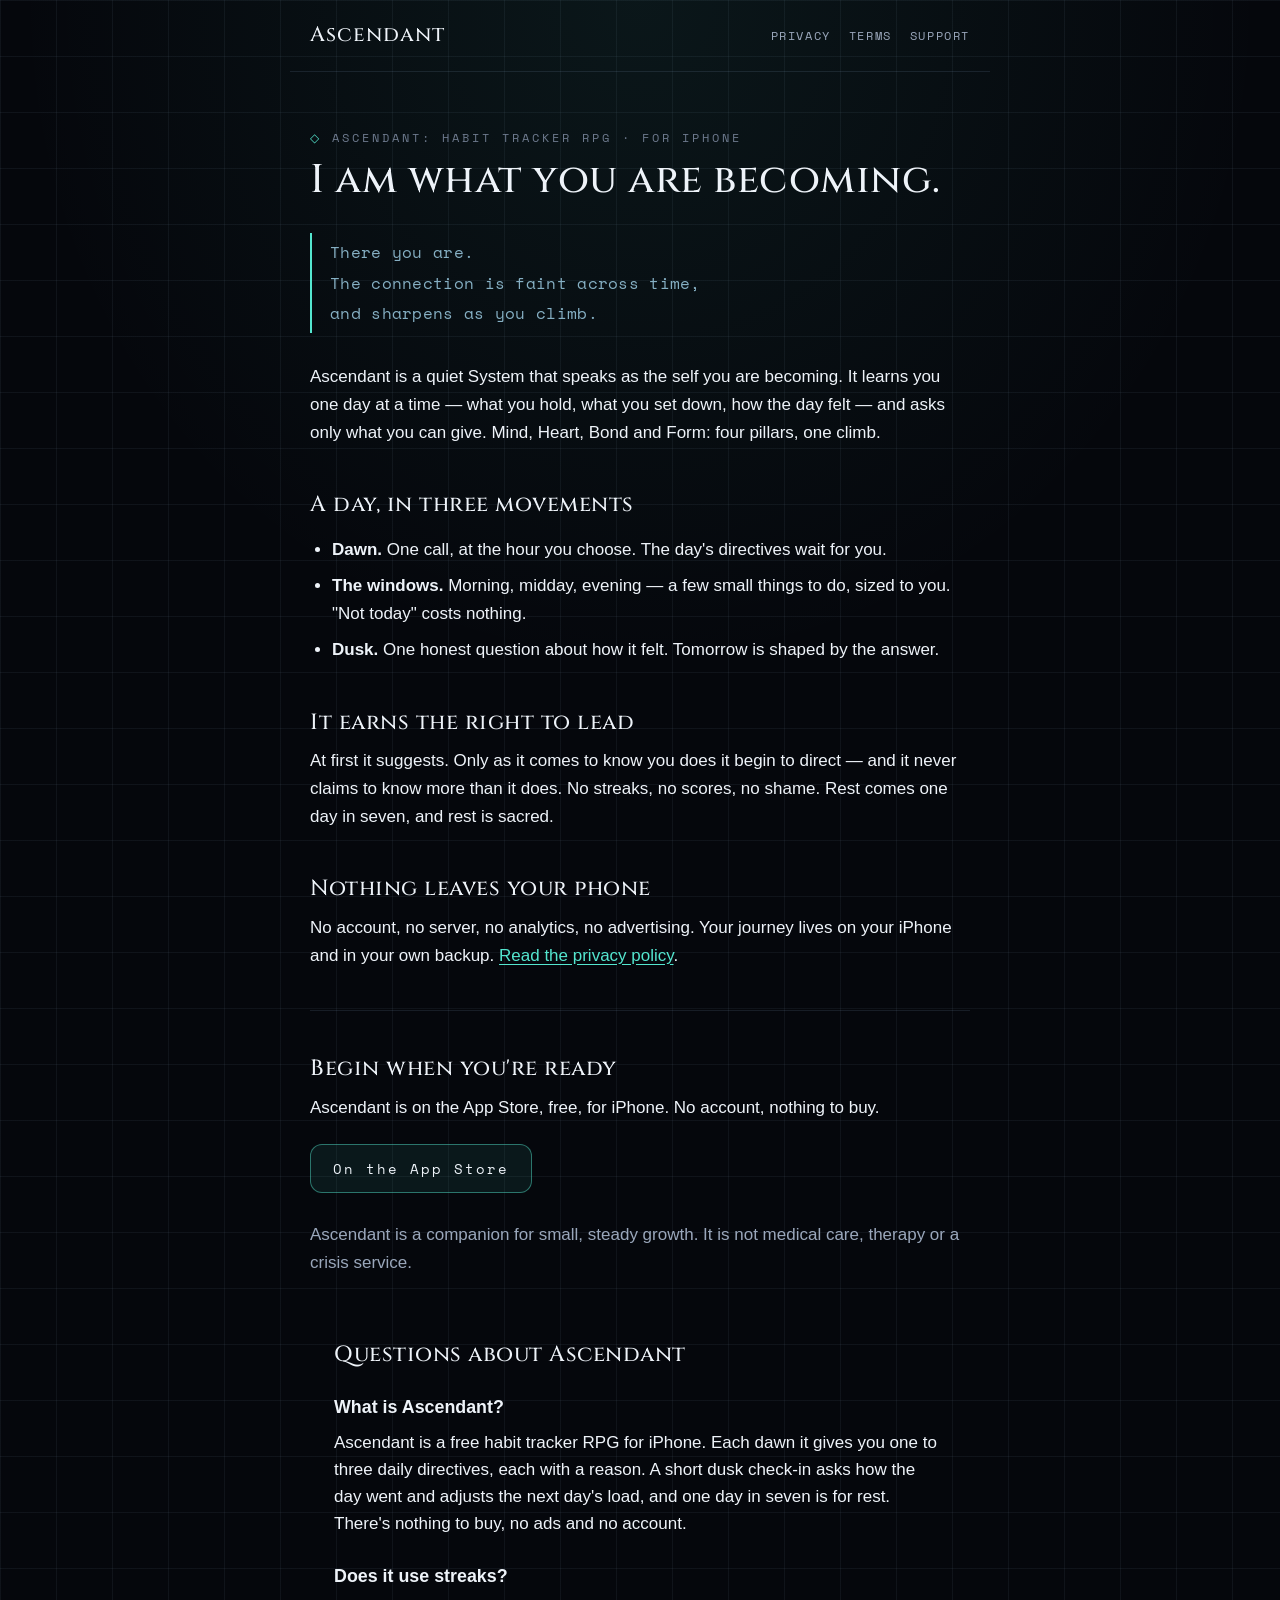
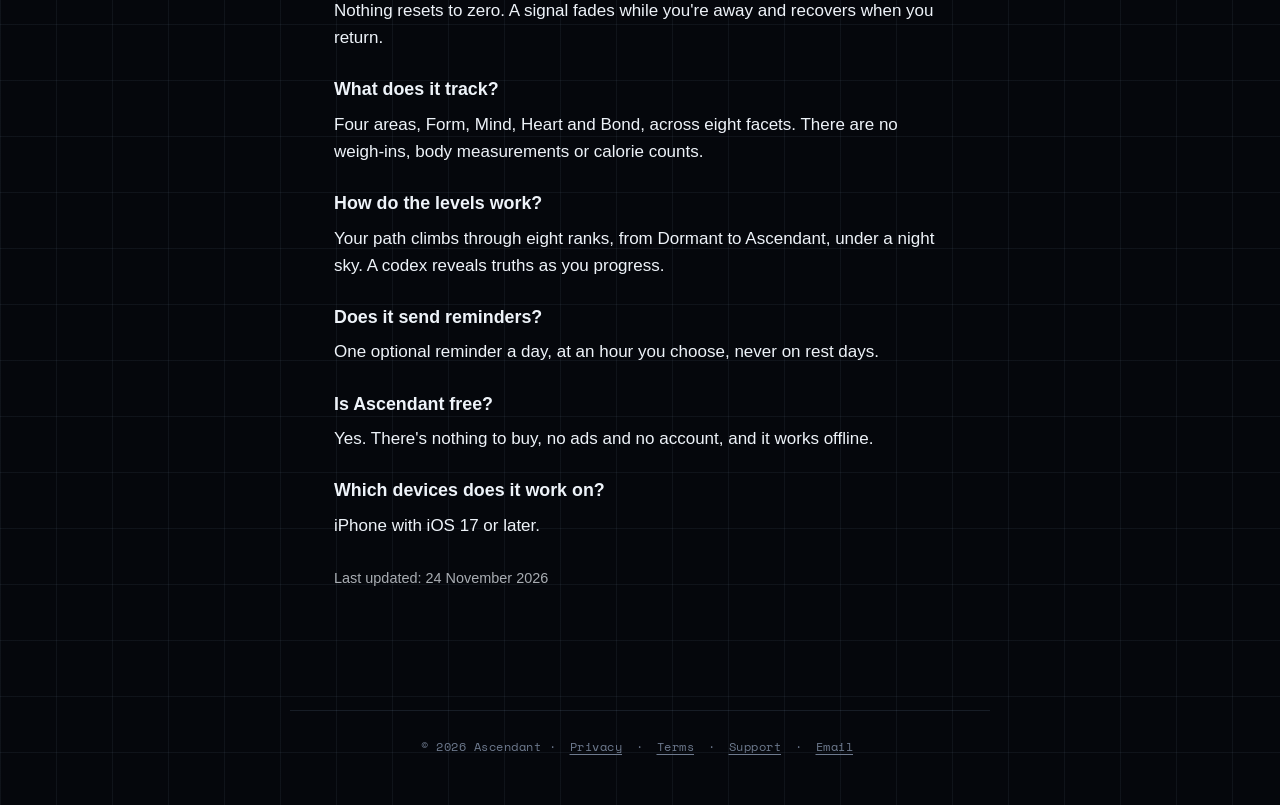
<file: index.html>
<!DOCTYPE html>
<html lang="en">
<head>
<title>Ascendant: a habit tracker RPG with daily quests, for iPhone</title>
<meta name="description" content="Ascendant is a free habit tracker RPG for iPhone. Each dawn it gives one to three daily quests with a reason, adapts to your evening check-in, and keeps one rest day in seven.">
<meta charset="UTF-8">
<meta name="viewport" content="width=device-width, initial-scale=1">
<meta name="theme-color" content="#05070C">
<meta property="og:title" content="Ascendant: Habit Tracker RPG">
<meta property="og:description" content="A quiet life RPG for iPhone. Each dawn, the self you're becoming hands you the day, sized to what you can give. No streaks. Nothing collected.">
<meta property="og:url" content="https://dmaulikr.github.io/ascendant-site/">
<meta property="og:type" content="website">
<link rel="stylesheet" href="style.css">
<link rel="canonical" href="https://dmaulikr.github.io/ascendant-site/">
<script type="application/ld+json">{"@context": "https://schema.org", "@type": "MobileApplication", "name": "Ascendant: Habit Tracker RPG", "alternateName": "Ascendant", "description": "Ascendant is a free habit tracker RPG for iPhone. Each dawn it gives you one to three daily directives, each with a reason. A short dusk check-in asks how the day went and adjusts the next day's load, and one day in seven is for rest. There's nothing to buy, no ads and no account.", "operatingSystem": "iOS 17.0 or later", "applicationCategory": "HealthApplication", "url": "https://dmaulikr.github.io/ascendant-site/", "downloadUrl": "https://apps.apple.com/app/id6828269902", "installUrl": "https://apps.apple.com/app/id6828269902", "offers": {"@type": "Offer", "price": "0", "priceCurrency": "USD"}, "author": {"@type": "Person", "name": "Krishna Desai"}, "publisher": {"@type": "Organization", "name": "KuberBudh"}}</script>
<script type="application/ld+json">{"@context": "https://schema.org", "@type": "FAQPage", "mainEntity": [{"@type": "Question", "name": "What is Ascendant?", "acceptedAnswer": {"@type": "Answer", "text": "Ascendant is a free habit tracker RPG for iPhone. Each dawn it gives you one to three daily directives, each with a reason. A short dusk check-in asks how the day went and adjusts the next day's load, and one day in seven is for rest. There's nothing to buy, no ads and no account."}}, {"@type": "Question", "name": "Does it use streaks?", "acceptedAnswer": {"@type": "Answer", "text": "Nothing resets to zero. A signal fades while you're away and recovers when you return."}}, {"@type": "Question", "name": "What does it track?", "acceptedAnswer": {"@type": "Answer", "text": "Four areas, Form, Mind, Heart and Bond, across eight facets. There are no weigh-ins, body measurements or calorie counts."}}, {"@type": "Question", "name": "How do the levels work?", "acceptedAnswer": {"@type": "Answer", "text": "Your path climbs through eight ranks, from Dormant to Ascendant, under a night sky. A codex reveals truths as you progress."}}, {"@type": "Question", "name": "Does it send reminders?", "acceptedAnswer": {"@type": "Answer", "text": "One optional reminder a day, at an hour you choose, never on rest days."}}, {"@type": "Question", "name": "Is Ascendant free?", "acceptedAnswer": {"@type": "Answer", "text": "Yes. There's nothing to buy, no ads and no account, and it works offline."}}, {"@type": "Question", "name": "Which devices does it work on?", "acceptedAnswer": {"@type": "Answer", "text": "iPhone with iOS 17 or later."}}]}</script>
</head>
<body>
<nav class="nav">
  <span class="brand"><a href="index.html">Ascendant</a></span>
  <span class="links"><a href="privacy.html">Privacy</a><a href="terms.html">Terms</a><a href="support.html">Support</a></span>
</nav>
<main class="page">
<div class="label">Ascendant: Habit Tracker RPG <span style="white-space: nowrap">· for iPhone</span></div>
<h1>I am what you are becoming.</h1>
<p class="console transmission">There you are.
The connection is faint across time,
and sharpens as you climb.</p>
<p>Ascendant is a quiet System that speaks as the self you are becoming. It learns you one day at a time — what you hold, what you set down, how the day felt — and asks only what you can give. Mind, Heart, Bond and Form: four pillars, one climb.</p>

<h2>A day, in three movements</h2>
<ul>
  <li><strong>Dawn.</strong> One call, at the hour you choose. The day's directives wait for you.</li>
  <li><strong>The windows.</strong> Morning, midday, evening — a few small things to do, sized to you. "Not today" costs nothing.</li>
  <li><strong>Dusk.</strong> One honest question about how it felt. Tomorrow is shaped by the answer.</li>
</ul>

<h2>It earns the right to lead</h2>
<p>At first it suggests. Only as it comes to know you does it begin to direct — and it never claims to know more than it does. No streaks, no scores, no shame. Rest comes one day in seven, and rest is sacred.</p>

<h2>Nothing leaves your phone</h2>
<p>No account, no server, no analytics, no advertising. Your journey lives on your iPhone and in your own backup. <a href="privacy.html">Read the privacy policy</a>.</p>

<hr>
<h2>Begin when you're ready</h2>
<p>Ascendant is on the App Store, free, for iPhone. No account, nothing to buy.</p>
<a class="button" href="https://apps.apple.com/app/id6828269902">On the App Store</a>
<p class="muted" style="margin-top:28px">Ascendant is a companion for small, steady growth. It is not medical care, therapy or a crisis service.</p>
<!-- aeo:faq -->
<style>.aeo-faq{max-width:720px;margin:64px auto 32px;padding:0 24px;text-align:left}.aeo-faq h2{margin:0 0 8px}.aeo-faq h3{margin:24px 0 6px;font-size:1.05em}.aeo-faq p{margin:0;line-height:1.6}.aeo-faq .aeo-updated{margin-top:28px;font-size:.85em;opacity:.7}</style>
<section class="aeo-faq" id="questions" aria-labelledby="aeo-faq-h">
  <h2 id="aeo-faq-h">Questions about Ascendant</h2>
  <h3>What is Ascendant?</h3>
  <p>Ascendant is a free habit tracker RPG for iPhone. Each dawn it gives you one to three daily directives, each with a reason. A short dusk check-in asks how the day went and adjusts the next day&#x27;s load, and one day in seven is for rest. There&#x27;s nothing to buy, no ads and no account.</p>
  <h3>Does it use streaks?</h3>
  <p>Nothing resets to zero. A signal fades while you&#x27;re away and recovers when you return.</p>
  <h3>What does it track?</h3>
  <p>Four areas, Form, Mind, Heart and Bond, across eight facets. There are no weigh-ins, body measurements or calorie counts.</p>
  <h3>How do the levels work?</h3>
  <p>Your path climbs through eight ranks, from Dormant to Ascendant, under a night sky. A codex reveals truths as you progress.</p>
  <h3>Does it send reminders?</h3>
  <p>One optional reminder a day, at an hour you choose, never on rest days.</p>
  <h3>Is Ascendant free?</h3>
  <p>Yes. There&#x27;s nothing to buy, no ads and no account, and it works offline.</p>
  <h3>Which devices does it work on?</h3>
  <p>iPhone with iOS 17 or later.</p>
  <p class="aeo-updated">Last updated: 24 November 2026</p>
</section>
</main>
<footer>
  © 2026 Ascendant · <a href="privacy.html">Privacy</a> · <a href="terms.html">Terms</a> · <a href="support.html">Support</a> · <a href="support.html#contact" data-mail>Email</a>
</footer>
<script src="mail.js"></script>
</body>
</html>
</file>
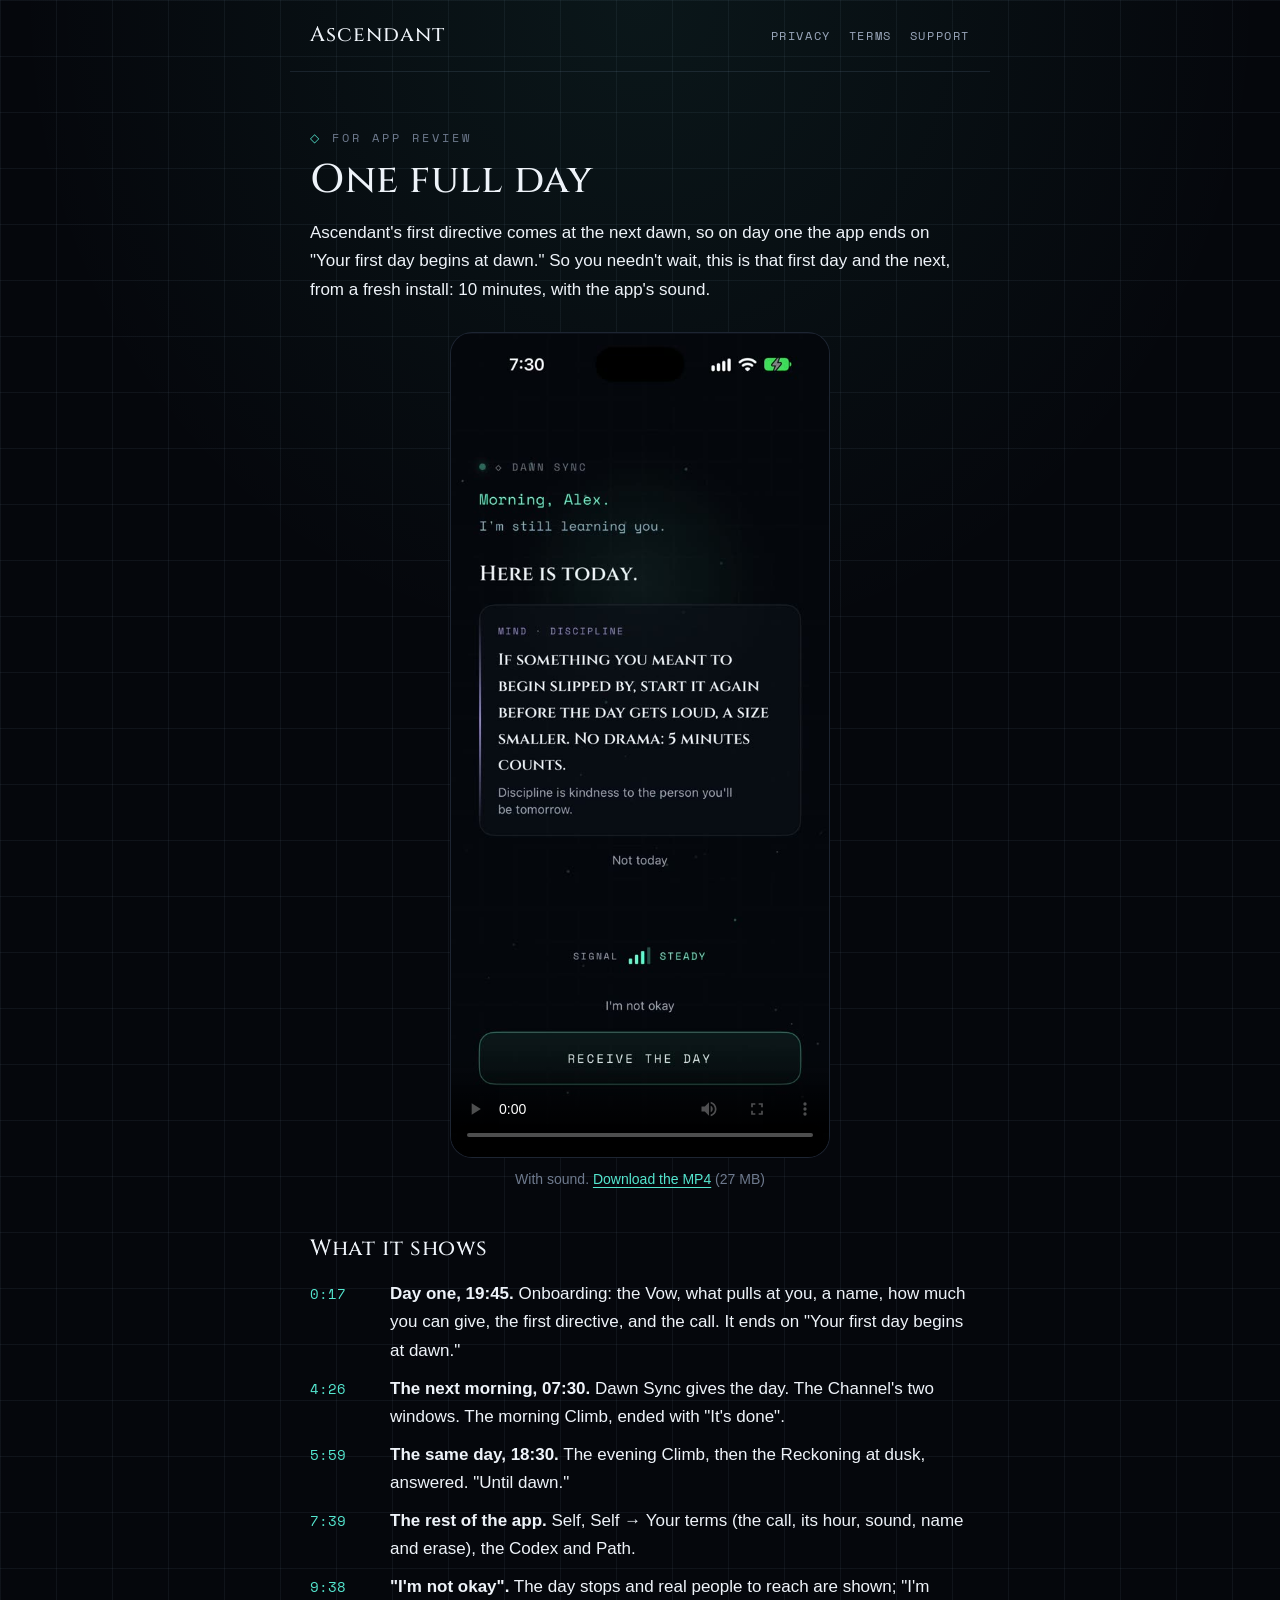
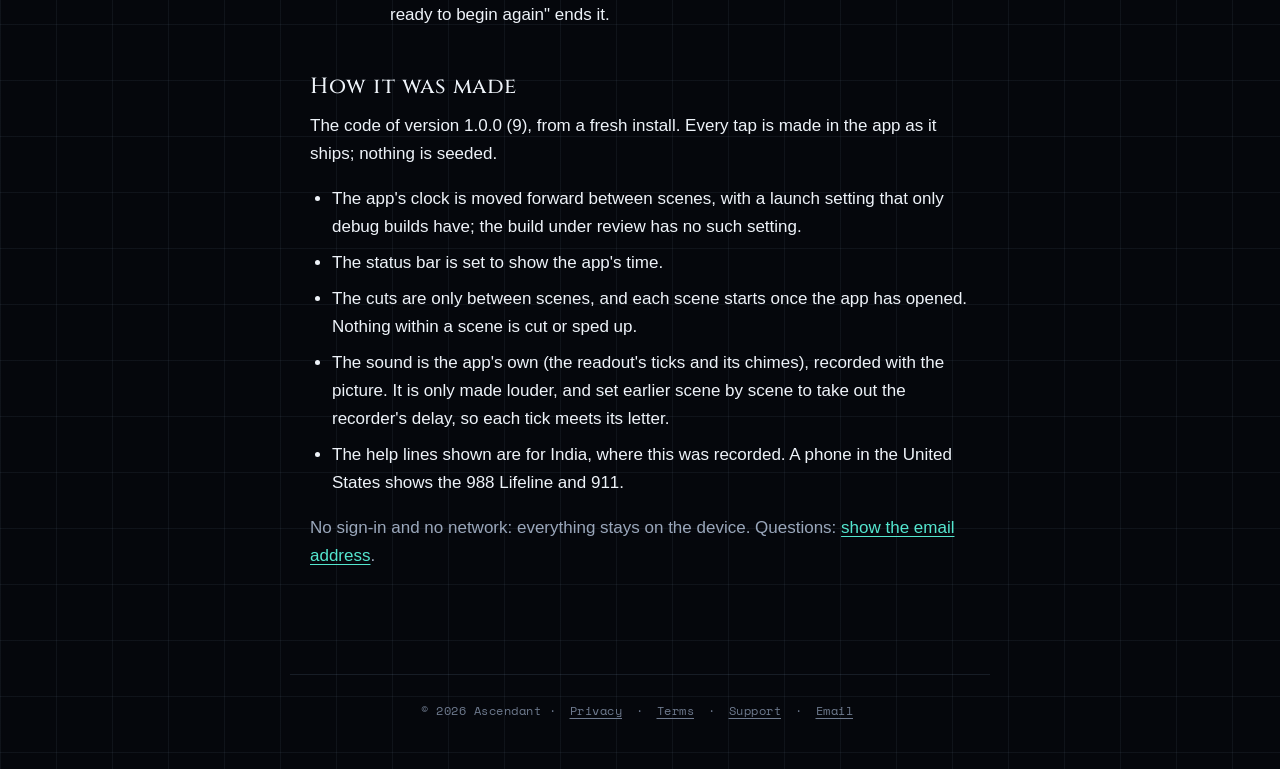
<file: film.html>
<!DOCTYPE html>
<html lang="en">
<head>
<title>One full day — Ascendant</title>
<meta name="description" content="A screen recording of Ascendant's first day and the day after, for App Review.">
<meta charset="UTF-8">
<meta name="viewport" content="width=device-width, initial-scale=1">
<meta name="theme-color" content="#05070C">
<meta name="robots" content="noindex">
<link rel="stylesheet" href="style.css">
<style>
  .film { display: block; width: 100%; max-width: 380px; aspect-ratio: 1080 / 2348; margin: 28px auto 10px;
    border: 1px solid var(--line); border-radius: 22px; background: var(--ink); }
  .film-note { text-align: center; color: var(--faint); font-size: 14px; margin-bottom: 36px; }
  .chapters { list-style: none; padding: 0; }
  .chapters li { display: flex; gap: 16px; margin-bottom: 10px; }
  .chapters .at { flex: 0 0 64px; font-family: 'Space Mono', ui-monospace, Menlo, monospace; font-size: 14px;
    padding-top: 2px; }
  .chapters .at a { text-decoration: none; }
</style>
</head>
<body>
<nav class="nav">
  <span class="brand"><a href="index.html">Ascendant</a></span>
  <span class="links"><a href="privacy.html">Privacy</a><a href="terms.html">Terms</a><a href="support.html">Support</a></span>
</nav>
<main class="page">
<div class="label">For App Review</div>
<h1>One full day</h1>
<p>Ascendant's first directive comes at the next dawn, so on day one the app ends on "Your first day begins at dawn." So you needn't wait, this is that first day and the next, from a fresh install: 10 minutes, with the app's sound.</p>

<video class="film" controls playsinline preload="metadata" poster="media/ascendant-one-day-poster.jpg">
  <source src="media/ascendant-one-day-1.0.0-9.mp4" type="video/mp4">
  <a href="media/ascendant-one-day-1.0.0-9.mp4">Download the recording</a> (MP4, 27 MB).
</video>
<p class="film-note">With sound. <a href="media/ascendant-one-day-1.0.0-9.mp4" download>Download the MP4</a> (27 MB)</p>

<h2>What it shows</h2>
<ul class="chapters">
  <li><span class="at"><a href="#t=17" data-t="17">0:17</a></span><span><strong>Day one, 19:45.</strong> Onboarding: the Vow, what pulls at you, a name, how much you can give, the first directive, and the call. It ends on "Your first day begins at dawn."</span></li>
  <li><span class="at"><a href="#t=266.5" data-t="266.5">4:26</a></span><span><strong>The next morning, 07:30.</strong> Dawn Sync gives the day. The Channel's two windows. The morning Climb, ended with "It's done".</span></li>
  <li><span class="at"><a href="#t=359.4" data-t="359.4">5:59</a></span><span><strong>The same day, 18:30.</strong> The evening Climb, then the Reckoning at dusk, answered. "Until dawn."</span></li>
  <li><span class="at"><a href="#t=459" data-t="459">7:39</a></span><span><strong>The rest of the app.</strong> Self, Self → Your terms (the call, its hour, sound, name and erase), the Codex and Path.</span></li>
  <li><span class="at"><a href="#t=578" data-t="578">9:38</a></span><span><strong>"I'm not okay".</strong> The day stops and real people to reach are shown; "I'm ready to begin again" ends it.</span></li>
</ul>

<h2>How it was made</h2>
<p>The code of version 1.0.0 (9), from a fresh install. Every tap is made in the app as it ships; nothing is seeded.</p>
<ul>
  <li>The app's clock is moved forward between scenes, with a launch setting that only debug builds have; the build under review has no such setting.</li>
  <li>The status bar is set to show the app's time.</li>
  <li>The cuts are only between scenes, and each scene starts once the app has opened. Nothing within a scene is cut or sped up.</li>
  <li>The sound is the app's own (the readout's ticks and its chimes), recorded with the picture. It is only made louder, and set earlier scene by scene to take out the recorder's delay, so each tick meets its letter.</li>
  <li>The help lines shown are for India, where this was recorded. A phone in the United States shows the 988 Lifeline and 911.</li>
</ul>
<p class="muted">No sign-in and no network: everything stays on the device. Questions: <a href="support.html#contact" data-mail>show the email address</a>.</p>
</main>
<footer>
  © 2026 Ascendant · <a href="privacy.html">Privacy</a> · <a href="terms.html">Terms</a> · <a href="support.html">Support</a> · <a href="support.html#contact" data-mail>Email</a>
</footer>
<script>
  // A chapter's time moves the film there, and plays it.
  document.querySelectorAll('.chapters [data-t]').forEach(function (link) {
    link.addEventListener('click', function (event) {
      event.preventDefault();
      var film = document.querySelector('.film');
      film.currentTime = Number(link.dataset.t);
      film.play();
      film.scrollIntoView({ behavior: 'smooth', block: 'center' });
    });
  });
</script>
<script src="mail.js"></script>
</body>
</html>
</file>
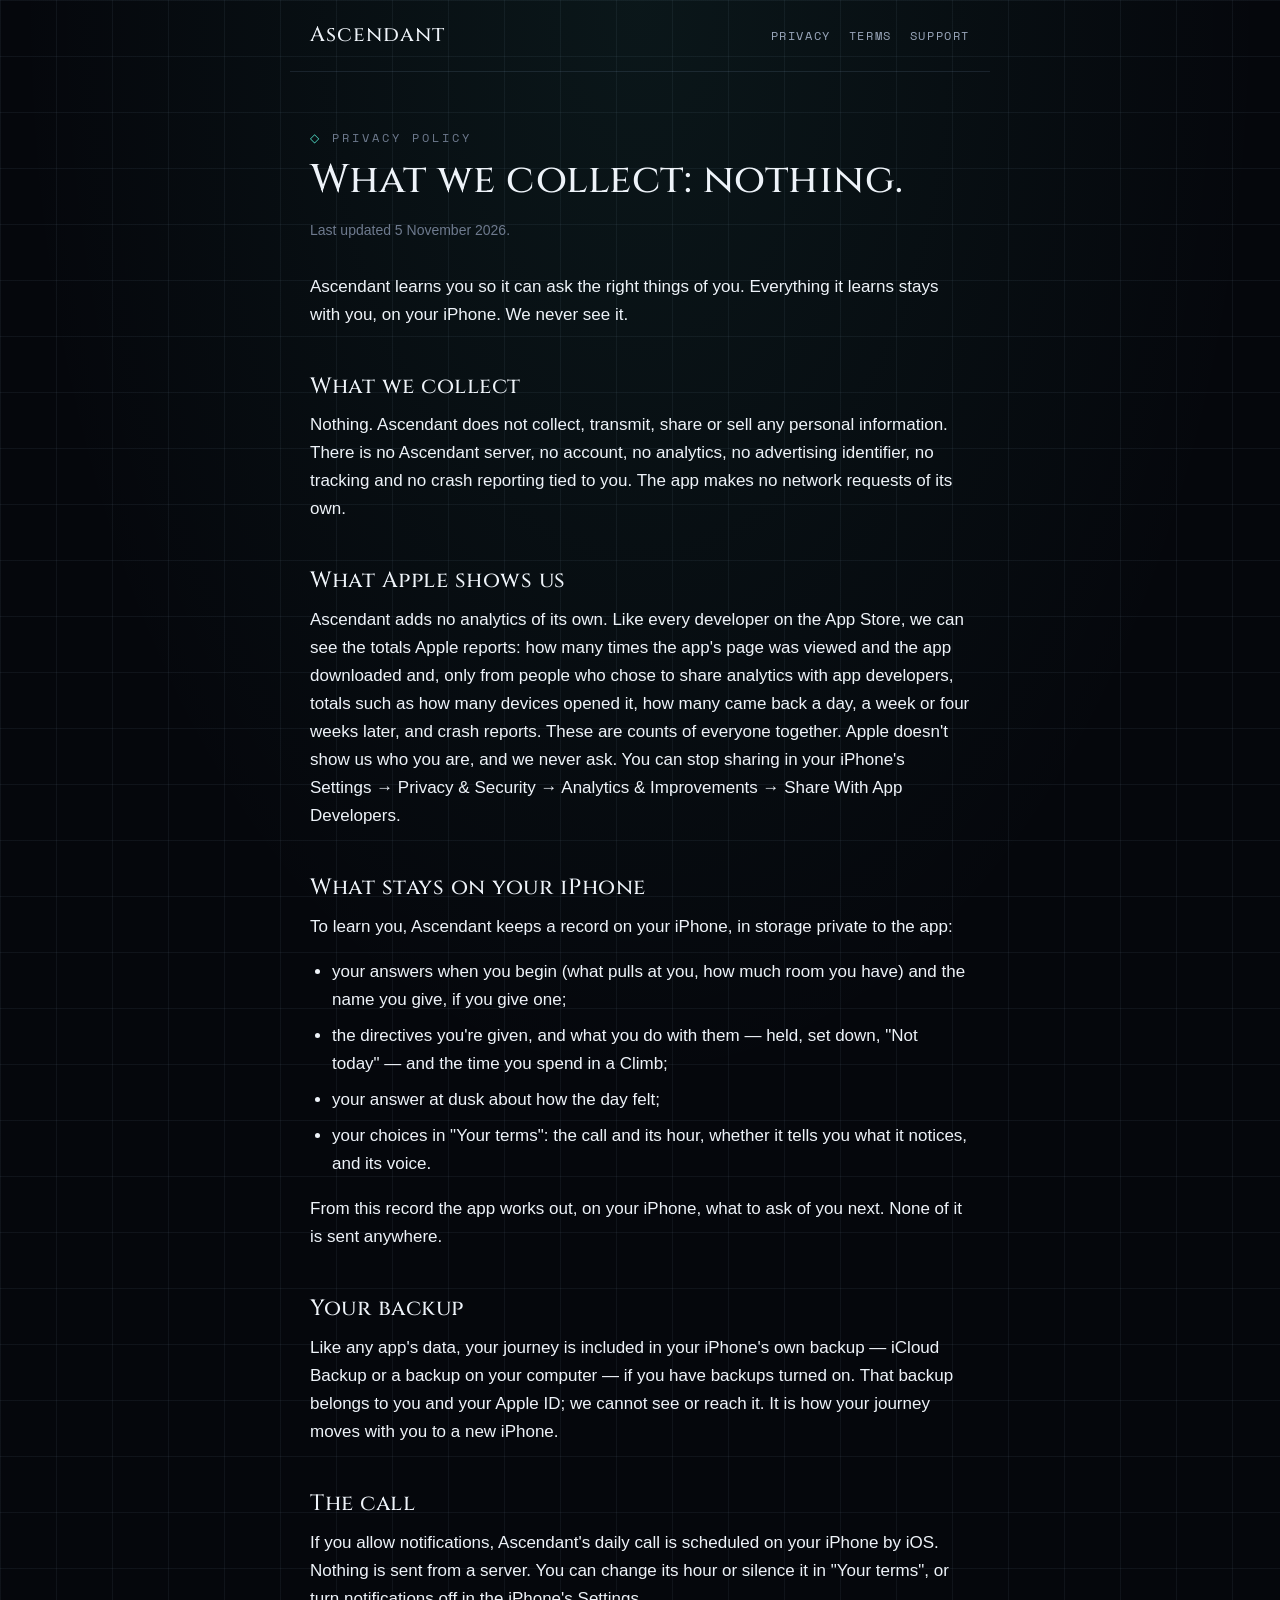
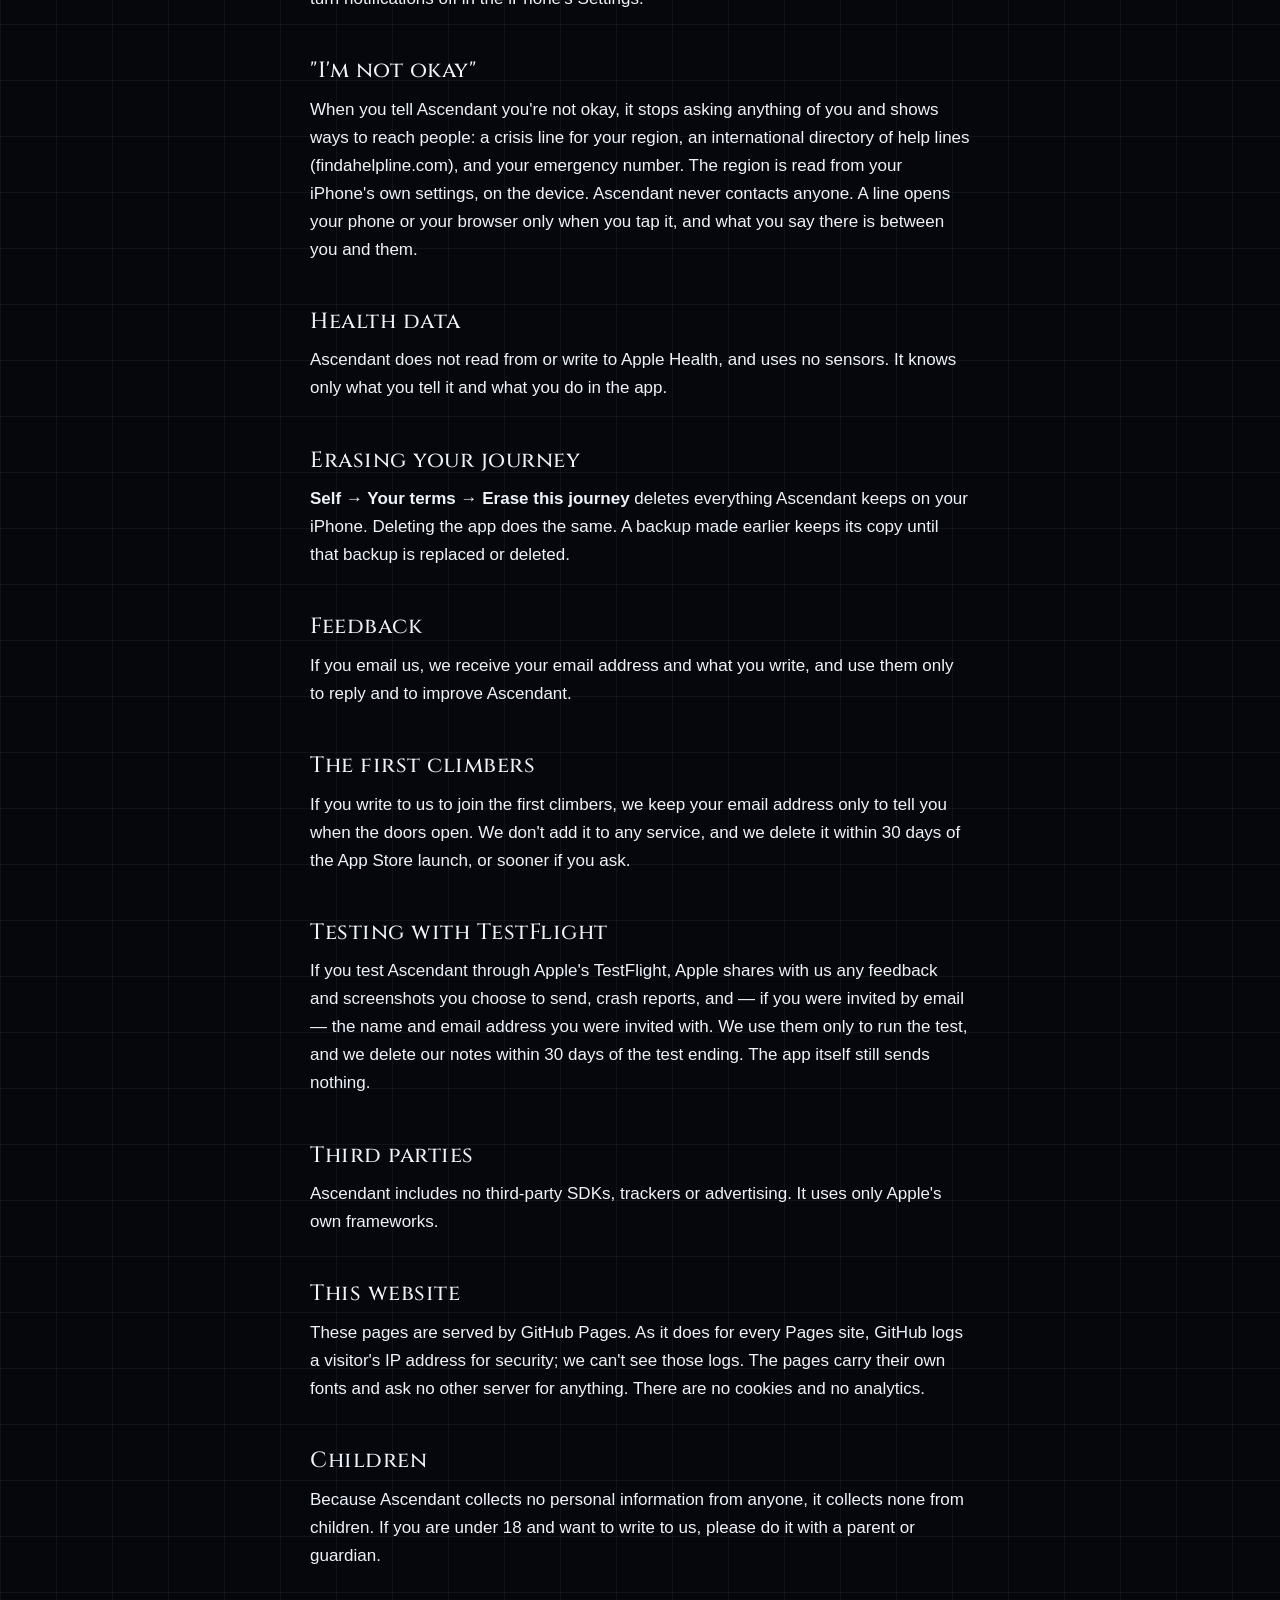
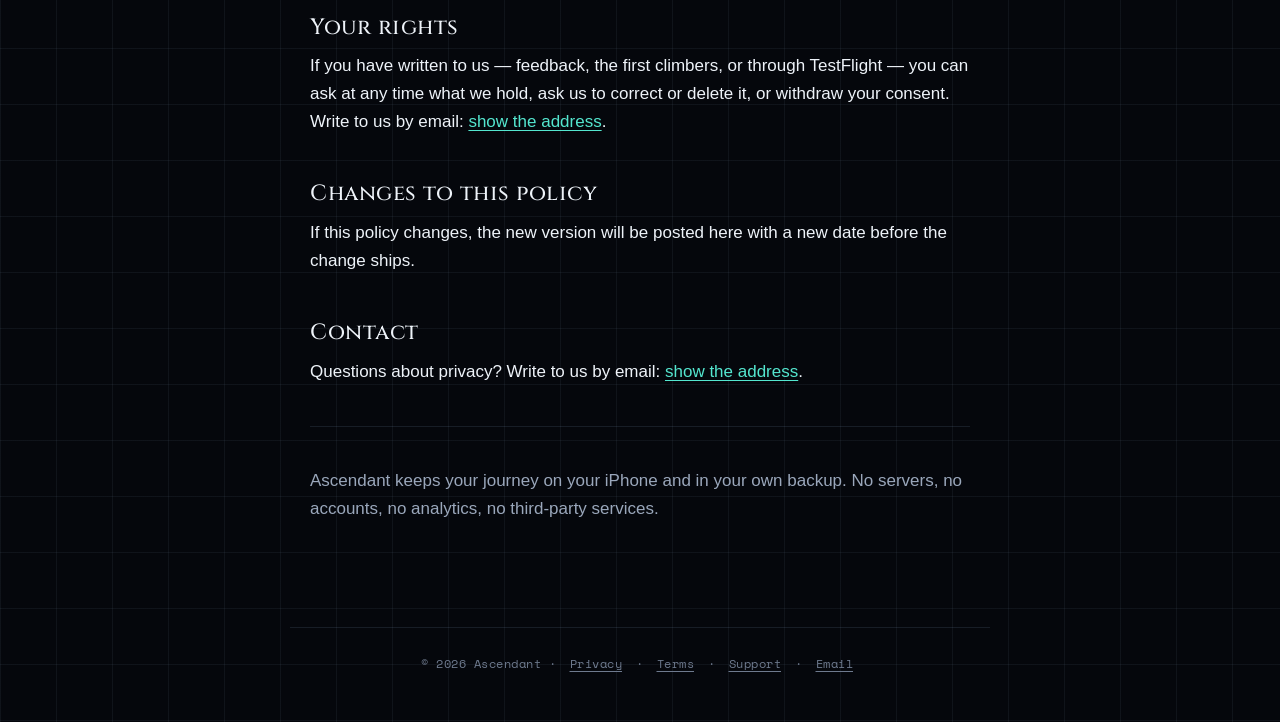
<file: privacy.html>
<!DOCTYPE html>
<html lang="en">
<head>
<title>Privacy Policy — Ascendant</title>
<meta name="description" content="Ascendant collects no personal data. No account, no server, no analytics. Your journey stays on your iPhone and in your own backup.">
<meta charset="UTF-8">
<meta name="viewport" content="width=device-width, initial-scale=1">
<meta name="theme-color" content="#05070C">
<link rel="stylesheet" href="style.css">
</head>
<body>
<nav class="nav">
  <span class="brand"><a href="index.html">Ascendant</a></span>
  <span class="links"><a href="privacy.html">Privacy</a><a href="terms.html">Terms</a><a href="support.html">Support</a></span>
</nav>
<main class="page">
<div class="label">Privacy Policy</div>
<h1>What we collect: nothing.</h1>
<p class="updated">Last updated 5 November 2026.</p>
<p>Ascendant learns you so it can ask the right things of you. Everything it learns stays with you, on your iPhone. We never see it.</p>

<h2>What we collect</h2>
<p>Nothing. Ascendant does not collect, transmit, share or sell any personal information. There is no Ascendant server, no account, no analytics, no advertising identifier, no tracking and no crash reporting tied to you. The app makes no network requests of its own.</p>

<h2>What Apple shows us</h2>
<p>Ascendant adds no analytics of its own. Like every developer on the App Store, we can see the totals Apple reports: how many times the app's page was viewed and the app downloaded and, only from people who chose to share analytics with app developers, totals such as how many devices opened it, how many came back a day, a week or four weeks later, and crash reports. These are counts of everyone together. Apple doesn't show us who you are, and we never ask. You can stop sharing in your iPhone's Settings → Privacy &amp; Security → Analytics &amp; Improvements → Share With App Developers.</p>

<h2>What stays on your iPhone</h2>
<p>To learn you, Ascendant keeps a record on your iPhone, in storage private to the app:</p>
<ul>
  <li>your answers when you begin (what pulls at you, how much room you have) and the name you give, if you give one;</li>
  <li>the directives you're given, and what you do with them — held, set down, "Not today" — and the time you spend in a Climb;</li>
  <li>your answer at dusk about how the day felt;</li>
  <li>your choices in "Your terms": the call and its hour, whether it tells you what it notices, and its voice.</li>
</ul>
<p>From this record the app works out, on your iPhone, what to ask of you next. None of it is sent anywhere.</p>

<h2>Your backup</h2>
<p>Like any app's data, your journey is included in your iPhone's own backup — iCloud Backup or a backup on your computer — if you have backups turned on. That backup belongs to you and your Apple ID; we cannot see or reach it. It is how your journey moves with you to a new iPhone.</p>

<h2>The call</h2>
<p>If you allow notifications, Ascendant's daily call is scheduled on your iPhone by iOS. Nothing is sent from a server. You can change its hour or silence it in "Your terms", or turn notifications off in the iPhone's Settings.</p>

<h2>"I'm not okay"</h2>
<p>When you tell Ascendant you're not okay, it stops asking anything of you and shows ways to reach people: a crisis line for your region, an international directory of help lines (findahelpline.com), and your emergency number. The region is read from your iPhone's own settings, on the device. Ascendant never contacts anyone. A line opens your phone or your browser only when you tap it, and what you say there is between you and them.</p>

<h2>Health data</h2>
<p>Ascendant does not read from or write to Apple Health, and uses no sensors. It knows only what you tell it and what you do in the app.</p>

<h2>Erasing your journey</h2>
<p><strong>Self → Your terms → Erase this journey</strong> deletes everything Ascendant keeps on your iPhone. Deleting the app does the same. A backup made earlier keeps its copy until that backup is replaced or deleted.</p>

<h2>Feedback</h2>
<p>If you email us, we receive your email address and what you write, and use them only to reply and to improve Ascendant.</p>

<h2>The first climbers</h2>
<p>If you write to us to join the first climbers, we keep your email address only to tell you when the doors open. We don't add it to any service, and we delete it within 30 days of the App Store launch, or sooner if you ask.</p>

<h2>Testing with TestFlight</h2>
<p>If you test Ascendant through Apple's TestFlight, Apple shares with us any feedback and screenshots you choose to send, crash reports, and — if you were invited by email — the name and email address you were invited with. We use them only to run the test, and we delete our notes within 30 days of the test ending. The app itself still sends nothing.</p>

<h2>Third parties</h2>
<p>Ascendant includes no third-party SDKs, trackers or advertising. It uses only Apple's own frameworks.</p>

<h2>This website</h2>
<p>These pages are served by GitHub Pages. As it does for every Pages site, GitHub logs a visitor's IP address for security; we can't see those logs. The pages carry their own fonts and ask no other server for anything. There are no cookies and no analytics.</p>

<h2>Children</h2>
<p>Because Ascendant collects no personal information from anyone, it collects none from children. If you are under 18 and want to write to us, please do it with a parent or guardian.</p>

<h2>Your rights</h2>
<p>If you have written to us — feedback, the first climbers, or through TestFlight — you can ask at any time what we hold, ask us to correct or delete it, or withdraw your consent. Write to us by email: <a href="support.html#contact" data-mail>show the address</a>.</p>

<h2>Changes to this policy</h2>
<p>If this policy changes, the new version will be posted here with a new date before the change ships.</p>

<h2>Contact</h2>
<p>Questions about privacy? Write to us by email: <a href="support.html#contact" data-mail>show the address</a>.</p>
<hr>
<p class="muted">Ascendant keeps your journey on your iPhone and in your own backup. No servers, no accounts, no analytics, no third-party services.</p>
</main>
<footer>
  © 2026 Ascendant · <a href="privacy.html">Privacy</a> · <a href="terms.html">Terms</a> · <a href="support.html">Support</a> · <a href="support.html#contact" data-mail>Email</a>
</footer>
<script src="mail.js"></script>
</body>
</html>
</file>
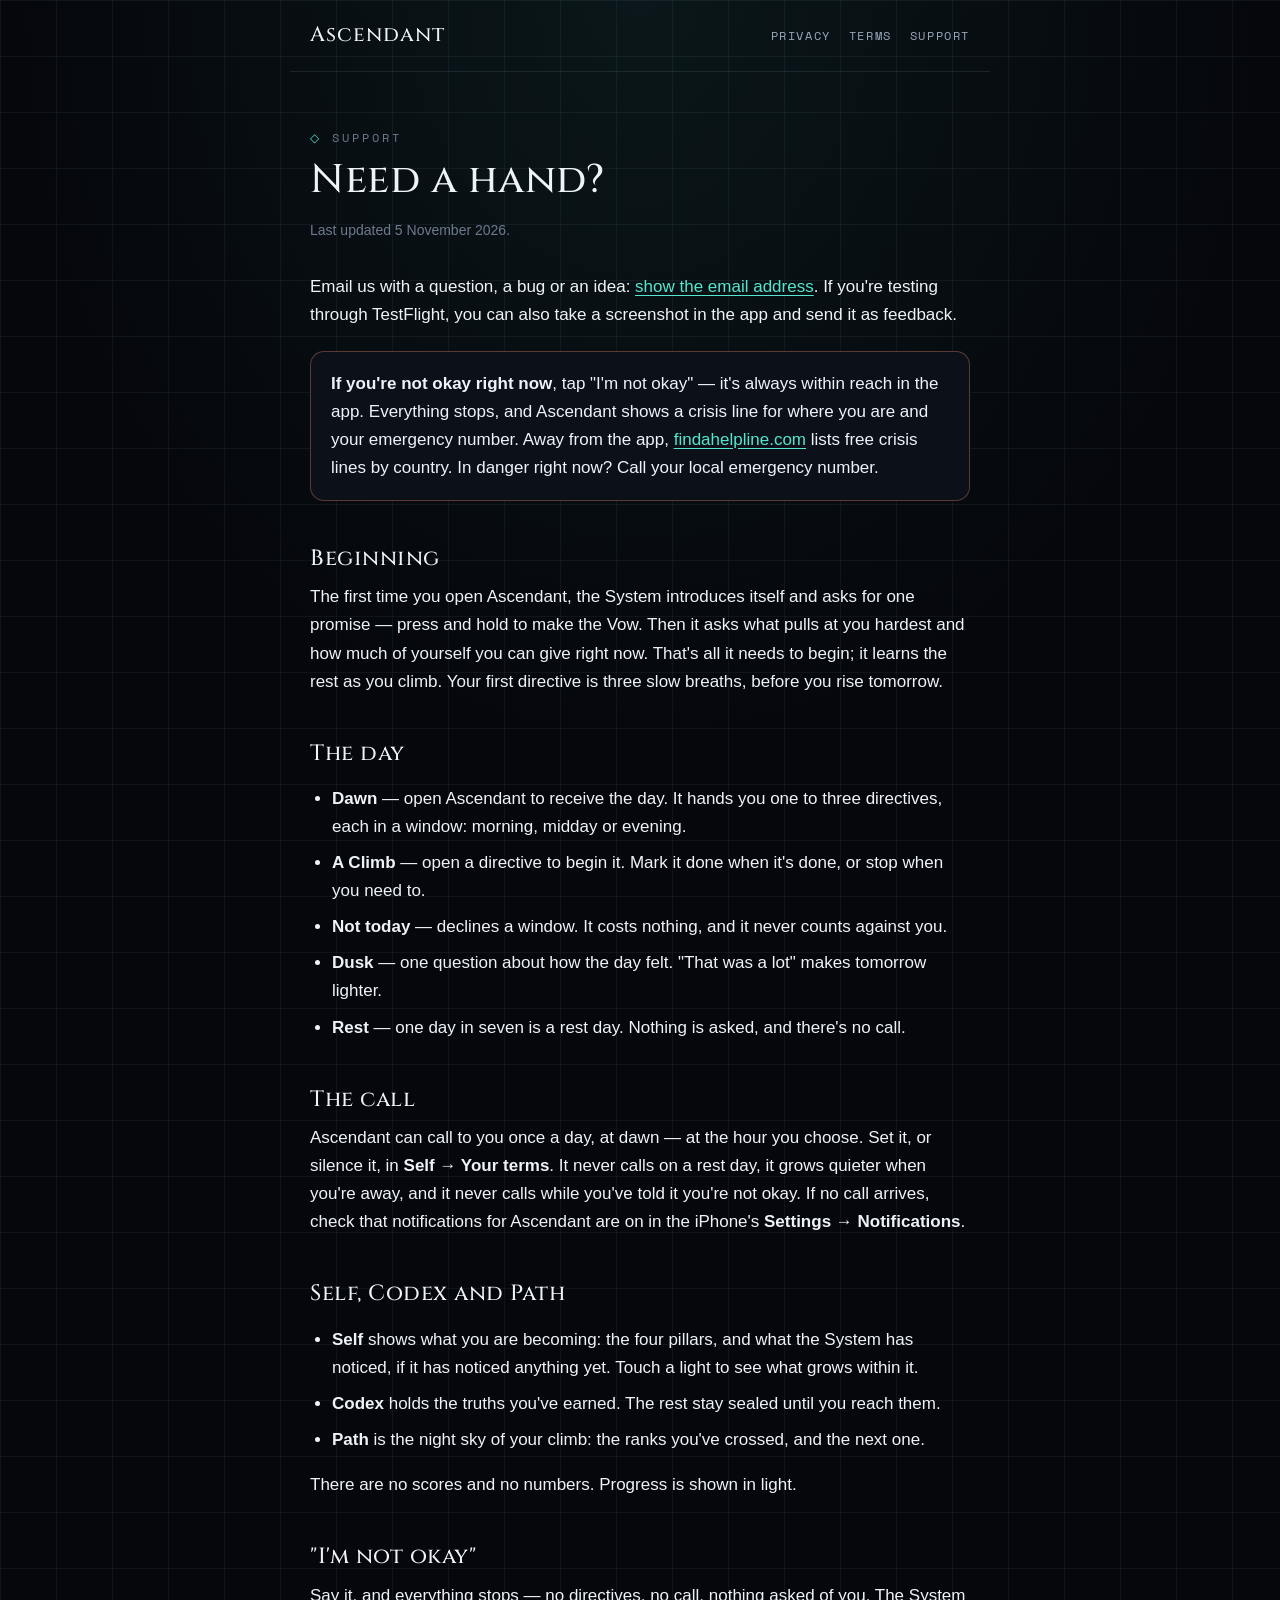
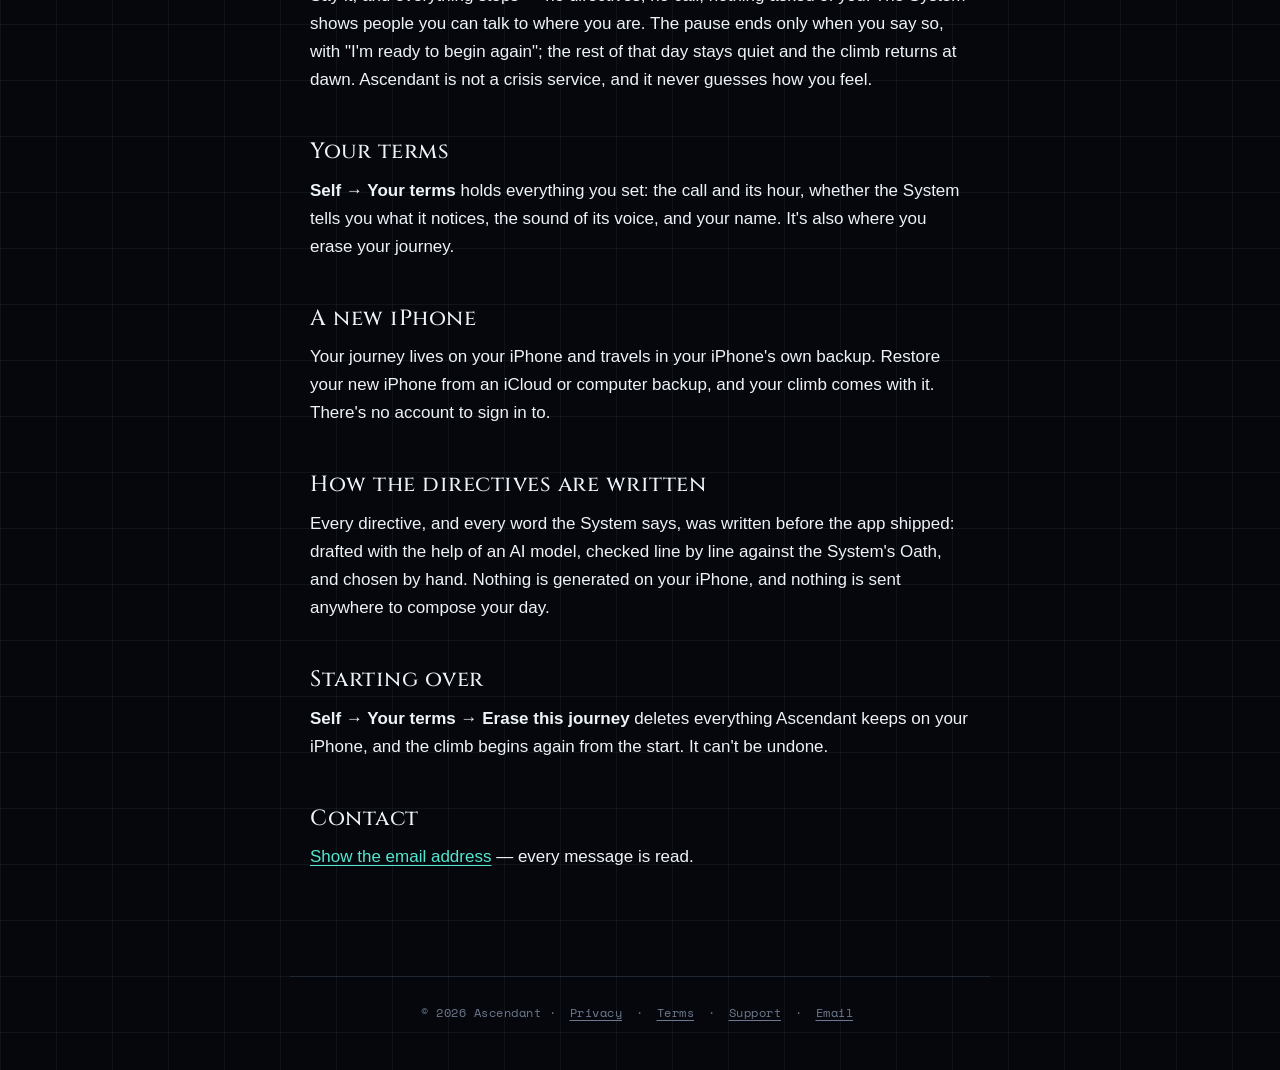
<file: support.html>
<!DOCTYPE html>
<html lang="en">
<head>
<title>Support — Ascendant</title>
<meta name="description" content="Help with Ascendant — the day, the call, Your terms, moving to a new iPhone — and how to reach us.">
<meta charset="UTF-8">
<meta name="viewport" content="width=device-width, initial-scale=1">
<meta name="theme-color" content="#05070C">
<link rel="stylesheet" href="style.css">
</head>
<body>
<nav class="nav">
  <span class="brand"><a href="index.html">Ascendant</a></span>
  <span class="links"><a href="privacy.html">Privacy</a><a href="terms.html">Terms</a><a href="support.html">Support</a></span>
</nav>
<main class="page">
<div class="label">Support</div>
<h1>Need a hand?</h1>
<p class="updated">Last updated 5 November 2026.</p>
<p>Email us with a question, a bug or an idea: <a href="support.html#contact" data-mail>show the email address</a>. If you're testing through TestFlight, you can also take a screenshot in the app and send it as feedback.</p>

<div class="card warm">
<p><strong>If you're not okay right now</strong>, tap "I'm not okay" — it's always within reach in the app. Everything stops, and Ascendant shows a crisis line for where you are and your emergency number. Away from the app, <a href="https://findahelpline.com">findahelpline.com</a> lists free crisis lines by country. In danger right now? Call your local emergency number.</p>
</div>

<h2>Beginning</h2>
<p>The first time you open Ascendant, the System introduces itself and asks for one promise — press and hold to make the Vow. Then it asks what pulls at you hardest and how much of yourself you can give right now. That's all it needs to begin; it learns the rest as you climb. Your first directive is three slow breaths, before you rise tomorrow.</p>

<h2>The day</h2>
<ul>
  <li><strong>Dawn</strong> — open Ascendant to receive the day. It hands you one to three directives, each in a window: morning, midday or evening.</li>
  <li><strong>A Climb</strong> — open a directive to begin it. Mark it done when it's done, or stop when you need to.</li>
  <li><strong>Not today</strong> — declines a window. It costs nothing, and it never counts against you.</li>
  <li><strong>Dusk</strong> — one question about how the day felt. "That was a lot" makes tomorrow lighter.</li>
  <li><strong>Rest</strong> — one day in seven is a rest day. Nothing is asked, and there's no call.</li>
</ul>

<h2>The call</h2>
<p>Ascendant can call to you once a day, at dawn — at the hour you choose. Set it, or silence it, in <strong>Self → Your terms</strong>. It never calls on a rest day, it grows quieter when you're away, and it never calls while you've told it you're not okay. If no call arrives, check that notifications for Ascendant are on in the iPhone's <strong>Settings → Notifications</strong>.</p>

<h2>Self, Codex and Path</h2>
<ul>
  <li><strong>Self</strong> shows what you are becoming: the four pillars, and what the System has noticed, if it has noticed anything yet. Touch a light to see what grows within it.</li>
  <li><strong>Codex</strong> holds the truths you've earned. The rest stay sealed until you reach them.</li>
  <li><strong>Path</strong> is the night sky of your climb: the ranks you've crossed, and the next one.</li>
</ul>
<p>There are no scores and no numbers. Progress is shown in light.</p>

<h2>"I'm not okay"</h2>
<p>Say it, and everything stops — no directives, no call, nothing asked of you. The System shows people you can talk to where you are. The pause ends only when you say so, with "I'm ready to begin again"; the rest of that day stays quiet and the climb returns at dawn. Ascendant is not a crisis service, and it never guesses how you feel.</p>

<h2>Your terms</h2>
<p><strong>Self → Your terms</strong> holds everything you set: the call and its hour, whether the System tells you what it notices, the sound of its voice, and your name. It's also where you erase your journey.</p>

<h2>A new iPhone</h2>
<p>Your journey lives on your iPhone and travels in your iPhone's own backup. Restore your new iPhone from an iCloud or computer backup, and your climb comes with it. There's no account to sign in to.</p>

<h2>How the directives are written</h2>
<p>Every directive, and every word the System says, was written before the app shipped: drafted with the help of an AI model, checked line by line against the System's Oath, and chosen by hand. Nothing is generated on your iPhone, and nothing is sent anywhere to compose your day.</p>

<h2>Starting over</h2>
<p><strong>Self → Your terms → Erase this journey</strong> deletes everything Ascendant keeps on your iPhone, and the climb begins again from the start. It can't be undone.</p>

<h2 id="contact">Contact</h2>
<p><a href="support.html#contact" data-mail>Show the email address</a> — every message is read.</p>
</main>
<footer>
  © 2026 Ascendant · <a href="privacy.html">Privacy</a> · <a href="terms.html">Terms</a> · <a href="support.html">Support</a> · <a href="support.html#contact" data-mail>Email</a>
</footer>
<script src="mail.js"></script>
</body>
</html>
</file>
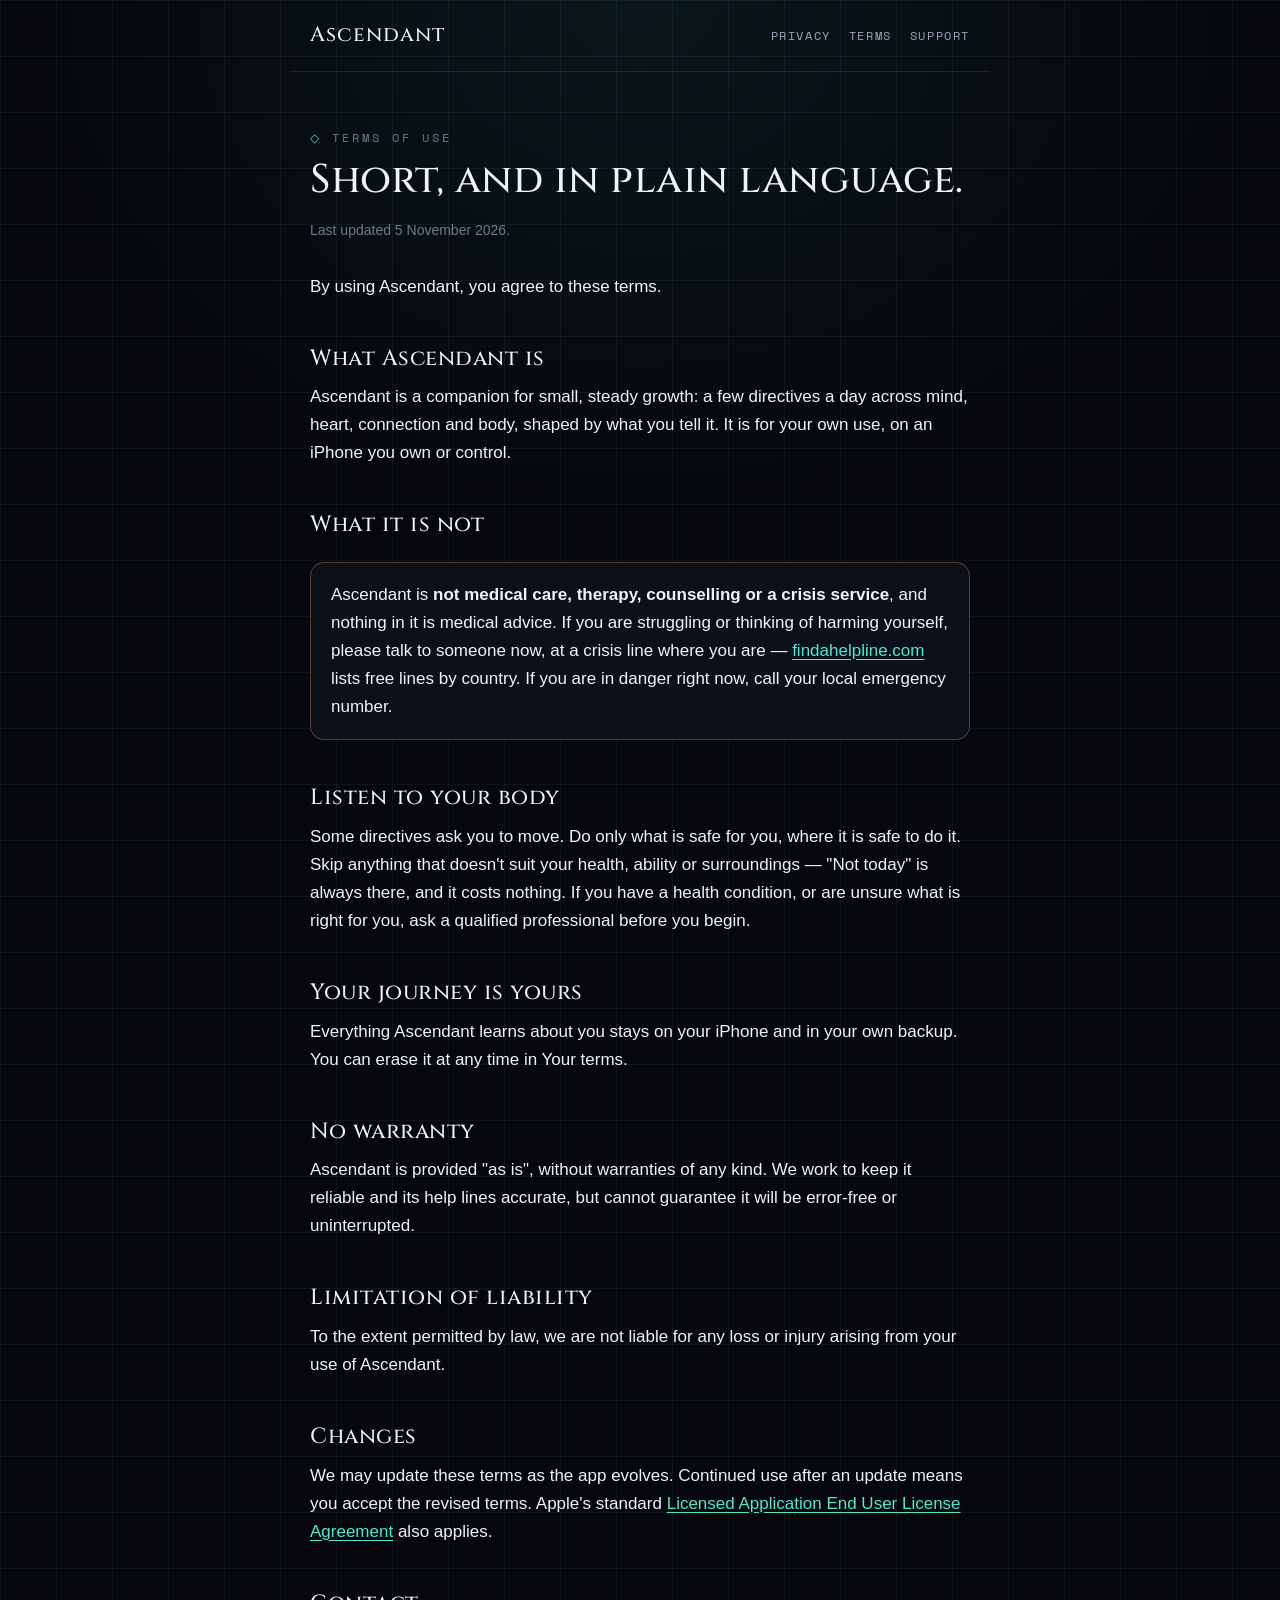
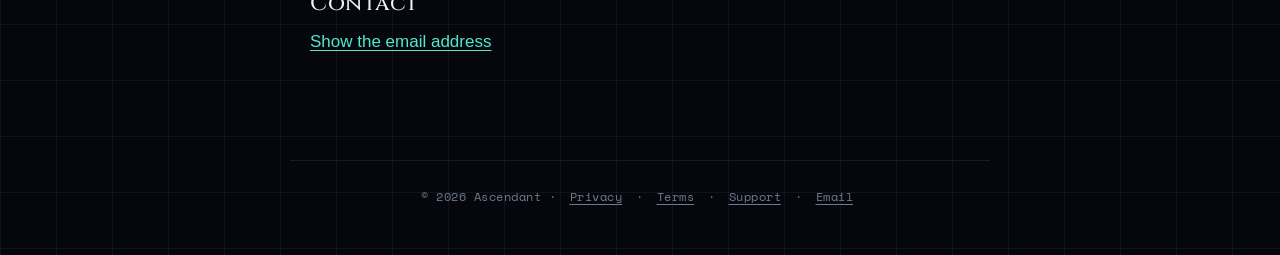
<file: terms.html>
<!DOCTYPE html>
<html lang="en">
<head>
<title>Terms of Use — Ascendant</title>
<meta name="description" content="The terms of use for Ascendant, in plain language.">
<meta charset="UTF-8">
<meta name="viewport" content="width=device-width, initial-scale=1">
<meta name="theme-color" content="#05070C">
<link rel="stylesheet" href="style.css">
</head>
<body>
<nav class="nav">
  <span class="brand"><a href="index.html">Ascendant</a></span>
  <span class="links"><a href="privacy.html">Privacy</a><a href="terms.html">Terms</a><a href="support.html">Support</a></span>
</nav>
<main class="page">
<div class="label">Terms of Use</div>
<h1>Short, and in plain language.</h1>
<p class="updated">Last updated 5 November 2026.</p>
<p>By using Ascendant, you agree to these terms.</p>

<h2>What Ascendant is</h2>
<p>Ascendant is a companion for small, steady growth: a few directives a day across mind, heart, connection and body, shaped by what you tell it. It is for your own use, on an iPhone you own or control.</p>

<h2>What it is not</h2>
<div class="card warm">
<p>Ascendant is <strong>not medical care, therapy, counselling or a crisis service</strong>, and nothing in it is medical advice. If you are struggling or thinking of harming yourself, please talk to someone now, at a crisis line where you are — <a href="https://findahelpline.com">findahelpline.com</a> lists free lines by country. If you are in danger right now, call your local emergency number.</p>
</div>

<h2>Listen to your body</h2>
<p>Some directives ask you to move. Do only what is safe for you, where it is safe to do it. Skip anything that doesn't suit your health, ability or surroundings — "Not today" is always there, and it costs nothing. If you have a health condition, or are unsure what is right for you, ask a qualified professional before you begin.</p>

<h2>Your journey is yours</h2>
<p>Everything Ascendant learns about you stays on your iPhone and in your own backup. You can erase it at any time in Your terms.</p>

<h2>No warranty</h2>
<p>Ascendant is provided "as is", without warranties of any kind. We work to keep it reliable and its help lines accurate, but cannot guarantee it will be error-free or uninterrupted.</p>

<h2>Limitation of liability</h2>
<p>To the extent permitted by law, we are not liable for any loss or injury arising from your use of Ascendant.</p>

<h2>Changes</h2>
<p>We may update these terms as the app evolves. Continued use after an update means you accept the revised terms. Apple's standard <a href="https://www.apple.com/legal/internet-services/itunes/dev/stdeula/">Licensed Application End User License Agreement</a> also applies.</p>

<h2>Contact</h2>
<p><a href="support.html#contact" data-mail>Show the email address</a></p>
</main>
<footer>
  © 2026 Ascendant · <a href="privacy.html">Privacy</a> · <a href="terms.html">Terms</a> · <a href="support.html">Support</a> · <a href="support.html#contact" data-mail>Email</a>
</footer>
<script src="mail.js"></script>
</body>
</html>
</file>
<file: style.css>
/* Ascendant — the Luminous Void, as a page. Tokens from App/Design/Palette.swift. */
/* The fonts are the app's own (SIL OFL, fonts/OFL.txt), served from here: the pages ask no other server for anything. */
@font-face { font-family: 'Cinzel'; font-weight: 500; font-display: swap; src: url('fonts/Cinzel-Medium.ttf') format('truetype'); }
@font-face { font-family: 'Space Mono'; font-weight: 400; font-display: swap; src: url('fonts/SpaceMono-Regular.ttf') format('truetype'); }
:root {
  --void: #05070C; --ink: #0C1019; --ink2: #0F1420;
  --signal: #54E6CF; --text: #EEF3F9; --dim: #86B0C4; --muted: #9AA7BB; --faint: #6E7A8E;
  --line: rgba(150, 178, 214, 0.13); --line-faint: rgba(150, 178, 214, 0.07);
  --ember: #E8896B;
  color-scheme: dark;
}
* { box-sizing: border-box; }
html, body { margin: 0; padding: 0; }
body {
  font-family: -apple-system, BlinkMacSystemFont, 'Helvetica Neue', 'Segoe UI', sans-serif;
  background: var(--void); color: var(--text);
  background-image:
    radial-gradient(ellipse 70% 40% at 50% 0%, rgba(84, 230, 207, 0.07), transparent 70%),
    linear-gradient(var(--line-faint) 1px, transparent 1px),
    linear-gradient(90deg, var(--line-faint) 1px, transparent 1px);
  background-size: auto, 56px 56px, 56px 56px;
  line-height: 1.65; font-size: 17px; -webkit-font-smoothing: antialiased;
}
h1, h2, .brand { font-family: 'Cinzel', 'Trajan Pro', Georgia, serif; font-weight: 500; }
.console, .label, .links a, footer {
  font-family: 'Space Mono', ui-monospace, 'SF Mono', Menlo, monospace;
}
.nav {
  max-width: 700px; margin: 0 auto; padding: 18px 20px;
  display: flex; justify-content: space-between; align-items: center; gap: 12px; flex-wrap: wrap;
  border-bottom: 1px solid var(--line);
}
.brand { font-size: 21px; letter-spacing: 1px; }
.brand a { color: var(--text); text-decoration: none; }
.links a {
  margin-left: 18px; font-size: 12px; letter-spacing: 1.6px; text-transform: uppercase;
  color: var(--muted); text-decoration: none;
}
.links a:first-child { margin-left: 0; }
.links a:hover { color: var(--signal); }
.page { max-width: 700px; margin: 0 auto; padding: 56px 20px 88px; }
.label {
  font-size: 12px; letter-spacing: 3px; text-transform: uppercase; color: var(--faint);
}
.label::before { content: "◇ "; color: var(--signal); }
h1 { font-size: 40px; line-height: 1.15; margin: 10px 0 16px; letter-spacing: 0.5px; }
h2 { font-size: 22px; line-height: 1.3; margin: 44px 0 10px; letter-spacing: 0.5px; }
p { margin: 0 0 16px; }
ul { padding-left: 22px; } li { margin-bottom: 8px; }
a { color: var(--signal); text-underline-offset: 3px; }
strong { color: var(--text); font-weight: 600; }
code { font-family: 'Space Mono', ui-monospace, Menlo, monospace; font-size: 14px; }
hr { border: none; border-top: 1px solid var(--line); margin: 40px 0; }
.muted { color: var(--muted); }
.updated { color: var(--faint); font-size: 14px; margin-bottom: 30px; }
.console { color: var(--dim); font-size: 16px; line-height: 1.9; letter-spacing: 0.3px; }
.transmission {
  border-left: 2px solid var(--signal); padding: 4px 0 4px 18px; margin: 30px 0;
  white-space: pre-line;
}
.card {
  background: var(--ink); border: 1px solid var(--line); border-radius: 14px;
  padding: 18px 20px; margin: 22px 0;
}
.card p:last-child { margin-bottom: 0; }
.warm { border-color: rgba(232, 137, 107, 0.35); }
.button {
  display: inline-block; margin-top: 6px; padding: 12px 22px; border-radius: 12px;
  border: 1px solid rgba(84, 230, 207, 0.45); background: rgba(84, 230, 207, 0.08);
  color: var(--text); text-decoration: none;
  font-family: 'Space Mono', ui-monospace, Menlo, monospace; font-size: 14px; letter-spacing: 2px;
}
.button:hover { background: rgba(84, 230, 207, 0.14); }
@media (max-width: 560px) {
  h1 { font-size: 31px; }
  .console { font-size: 13.5px; letter-spacing: 0; }
  .links a { margin-left: 12px; letter-spacing: 1px; }
}
footer {
  max-width: 700px; margin: 0 auto; padding: 26px 20px 48px; border-top: 1px solid var(--line);
  color: var(--faint); font-size: 12px; text-align: center; letter-spacing: 0.5px;
}
footer a { color: var(--faint); margin: 0 6px; }
</file>
